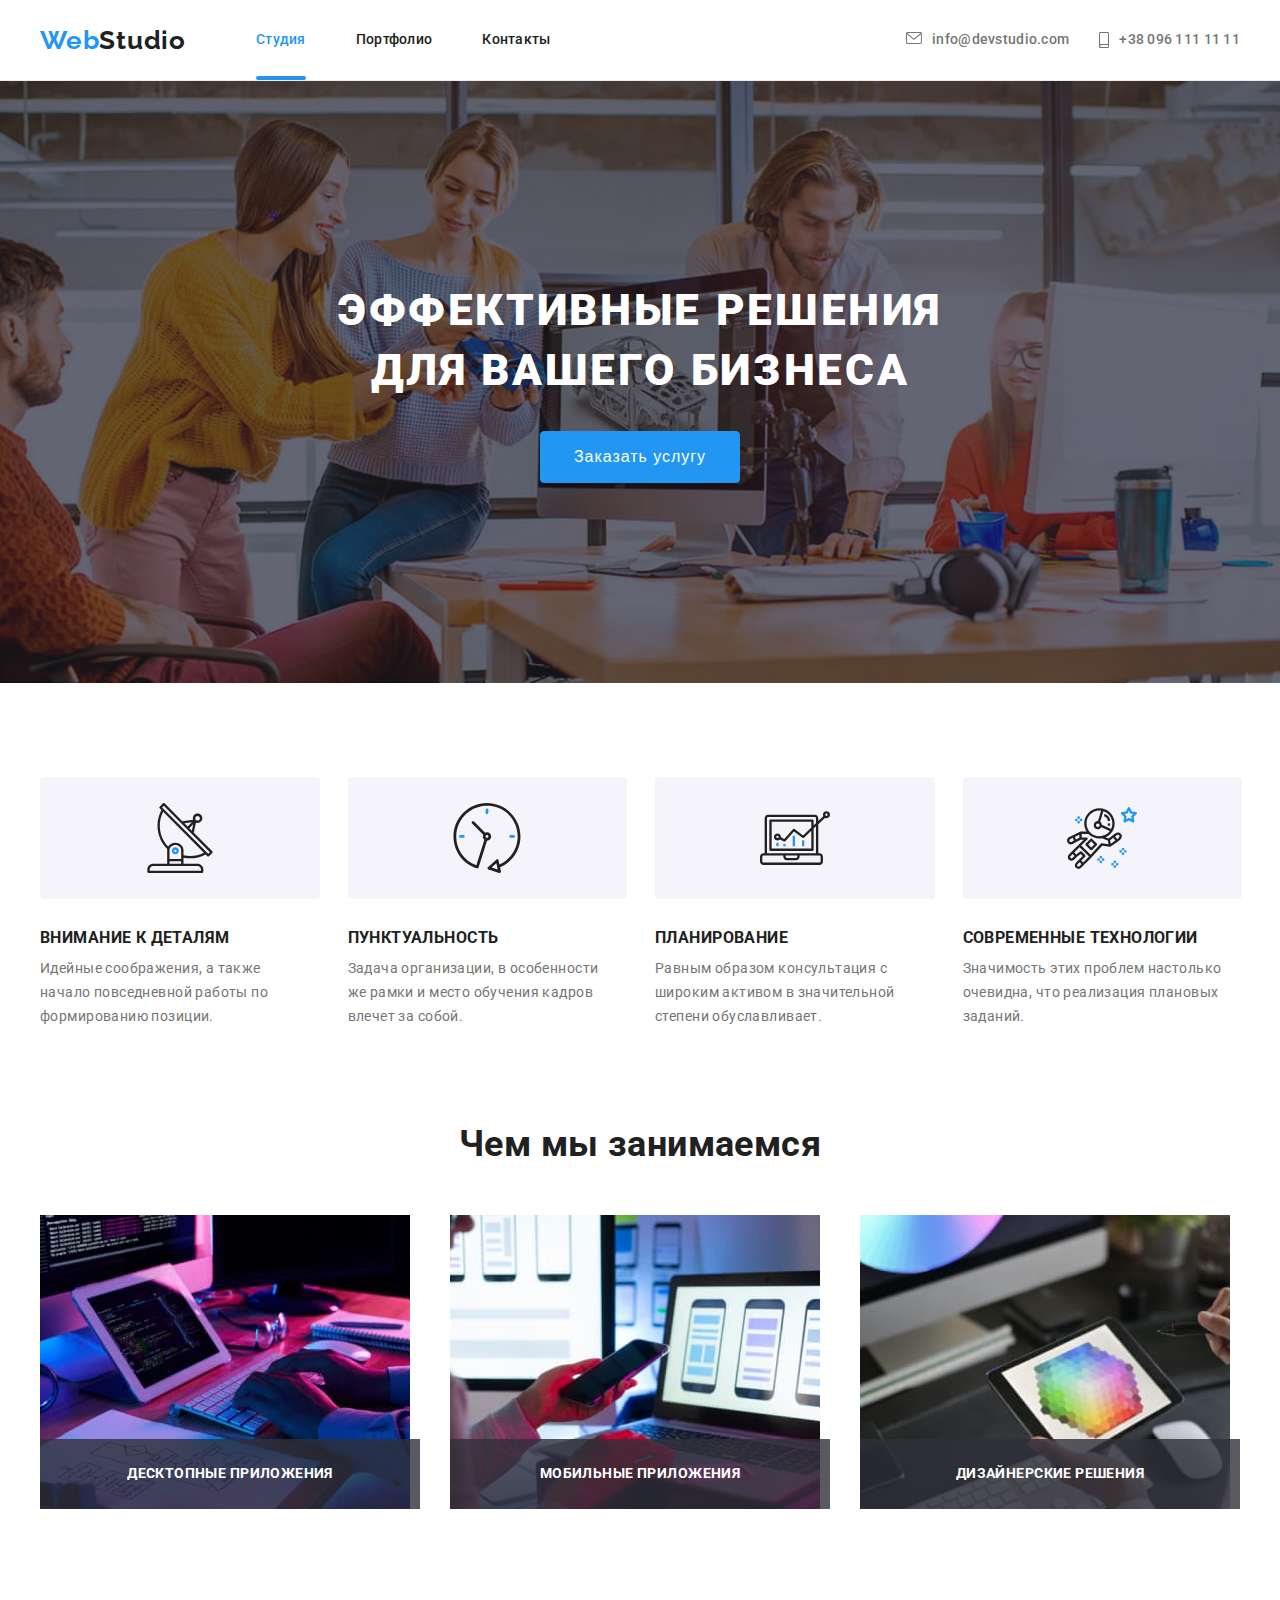
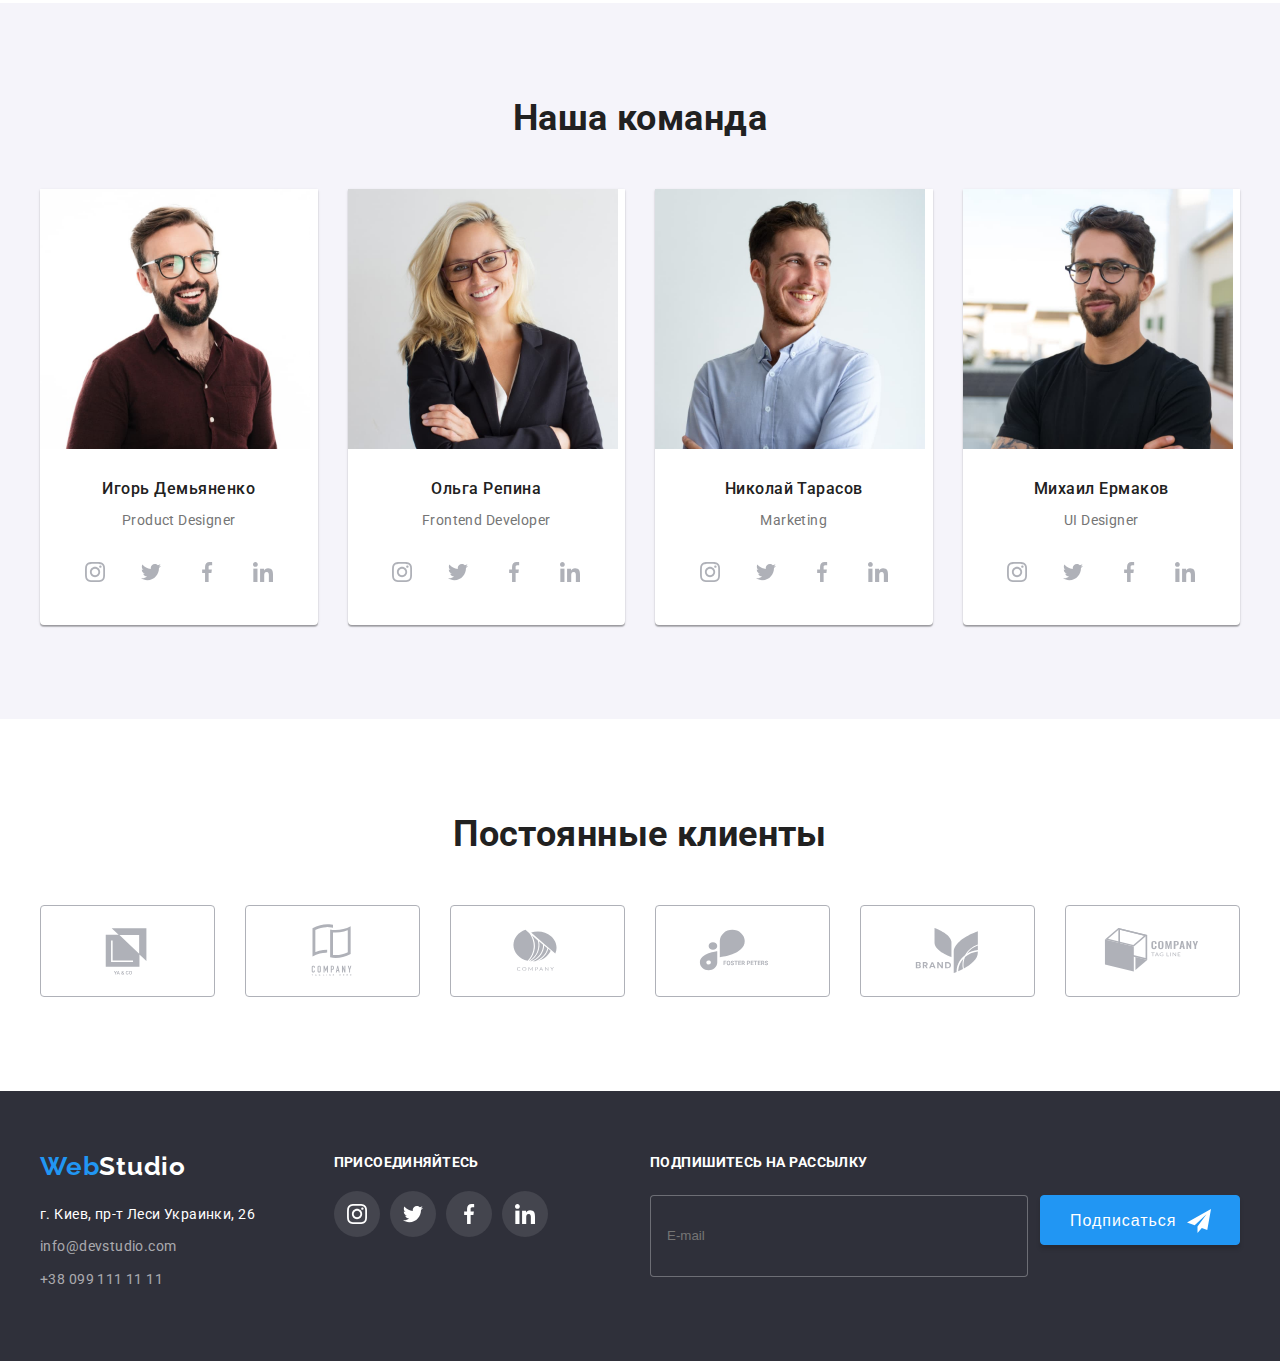
<file: index.html>
<!DOCTYPE html>
<html lang="ru">
  <head>
    <meta http-equiv="X-UA-Compatible" content="IE=Edge" />
    <meta charset="UTF-8" />
    <link rel="preconnect" href="https://fonts.gstatic.com" />
    <link href="https://fonts.googleapis.com/css2?family=Raleway:wght@700&display=swap" rel="stylesheet" />
    <link rel="preconnect" href="https://fonts.gstatic.com" />
    <link href="https://fonts.googleapis.com/css2?family=Roboto:wght@400;500;700;900&display=swap" rel="stylesheet" />
    <link
      rel="stylesheet"
      href="https://cdnjs.cloudflare.com/ajax/libs/modern-normalize/1.0.0/modern-normalize.min.css"
      integrity="sha512-ISS7cAi1PEhQ8jnbJpJZMd29NlhNj4AWYyLOSp2CE/CsHxTCu+r+t0D2yoJudVrd0/8fTVPUVDzY5Tvli75u/g=="
      crossorigin="anonymous"
    />
    <link rel="stylesheet" href="./css/main.min.css" />
    <title>Студия</title>
  </head>

  <body>
    <!-- HEADER -->
    <header class="header">
      <div class="container header__container">
        <nav class="navigation header__navigation">
          <a href="index.html" class="logo header__logo link"> <span class="header__logo-accent">Web</span>Studio</a>
          <ul class="menu list">
            <li class="menu__item">
              <a href="index.html" class="menu__link link menu__link-current">Студия</a>
            </li>
            <li class="menu__item">
              <a href="portfolio.html" class="menu__link link">Портфолио</a>
            </li>
            <li class="menu__item">
              <a href="" class="menu__link link">Контакты</a>
            </li>
          </ul>
        </nav>
        <address class="address header__address">
          <ul class="address__list list">
            <li class="address__item">
              <a href="mailto:info@devstudio.com" class="address__link link">
                <svg class="address__icon" width="16" height="12">
                  <use href="./images/sprite.svg#icon-envelope"></use>
                </svg>
                info@devstudio.com
              </a>
            </li>
            <li class="address__item">
              <a href="tel:+380961111111" class="address__link link">
                <svg class="address__icon" width="10" height="16">
                  <use href="./images/sprite.svg#icon-smartphone"></use>
                </svg>
                +38 096 111 11 11
              </a>
            </li>
          </ul>
        </address>
      </div>
    </header>

    <main>
      <!-- Секция - HERO -->
      <section class="hero section">
        <div class="container">
          <h1 class="hero__title">Эффективные решения <br />для вашего бизнеса</h1>
          <button type="button" class="button main-button" data-modal-open>Заказать услугу</button>
        </div>
      </section>

      <!-- Секция - FEATURES -->
      <section class="section features">
        <div class="container">
          <h2 class="section__title visually-hidden">Особенности</h2>
          <ul class="features__list list">
            <li class="features__item">
              <div class="features__wrapper">
                <svg class="features__icon" width="70" height="70">
                  <use href="./images/sprite.svg#icon-antenna"></use>
                </svg>
              </div>
              <h3 class="features__title">Внимание к деталям</h3>
              <p class="features__text">
                Идейные соображения, а также начало повседневной работы по формированию позиции.
              </p>
            </li>
            <li class="features__item">
              <div class="features__wrapper">
                <svg class="features__icon" width="70" height="70">
                  <use href="./images/sprite.svg#icon-clock"></use>
                </svg>
              </div>
              <h3 class="features__title">Пунктуальность</h3>
              <p class="features__text">
                Задача организации, в особенности же рамки и место обучения кадров влечет за собой.
              </p>
            </li>
            <li class="features__item">
              <div class="features__wrapper">
                <svg class="features__icon" width="70" height="70">
                  <use href="./images/sprite.svg#icon-diagram"></use>
                </svg>
              </div>
              <h3 class="features__title">Планирование</h3>
              <p class="features__text">
                Равным образом консультация с широким активом в значительной степени обуславливает.
              </p>
            </li>
            <li class="features__item">
              <div class="features__wrapper">
                <svg class="features__icon" width="70" height="70">
                  <use href="./images/sprite.svg#icon-astronaut"></use>
                </svg>
              </div>
              <h3 class="features__title">Современные технологии</h3>
              <p class="features__text">Значимость этих проблем настолько очевидна, что реализация плановых заданий.</p>
            </li>
          </ul>
        </div>
      </section>

      <!-- Секция - ABOUT -->
      <section class="section about">
        <div class="container">
          <h2 class="section__title">Чем мы занимаемся</h2>
          <ul class="about__list list">
            <li class="about__item">
              <div class="about__wrapper">
                <img src="images/img1.jpg" alt="кто-то держит телефон" width="370" height="294" />
                <p class="about__text">Десктопные приложения</p>
              </div>
            </li>
            <li class="about__item">
              <div class="about__wrapper">
                <img src="images/img2.jpg" alt="кто-то печатает на клавиатуре" width="370" height="294" />
                <p class="about__text">Мобильные приложения</p>
              </div>
            </li>
            <li class="about__item">
              <div class="about__wrapper">
                <img src="images/img3.jpg" alt="кто-то держит плашет" width="370" height="294" />
                <p class="about__text">Дизайнерские решения</p>
              </div>
            </li>
          </ul>
        </div>
      </section>

      <!-- Секция - TEAM -->
      <section class="section team">
        <div class="container">
          <h2 class="section__title">Наша команда</h2>
          <ul class="team__list list">
            <li class="team__item">
              <img src="images/team_card1.jpg" alt="Фото - Игорь Демьяненко" width="270" height="260" />
              <h3 class="team__title">Игорь Демьяненко</h3>
              <p>Product Designer</p>
              <ul class="social-list">
                <li class="social-list__item list">
                  <a href="" class="social-list__link link">
                    <svg class="social-list__icon" width="20" height="20">
                      <use href="./images/sprite.svg#icon-instagram"></use>
                    </svg>
                  </a>
                </li>
                <li class="social-list__item list">
                  <a href="" class="social-list__link link">
                    <svg class="social-list__icon" width="20" height="20">
                      <use href="./images/sprite.svg#icon-twitter"></use>
                    </svg>
                  </a>
                </li>
                <li class="social-list__item list">
                  <a href="" class="social-list__link link">
                    <svg class="social-list__icon" width="20" height="20">
                      <use href="./images/sprite.svg#icon-facebook"></use>
                    </svg>
                  </a>
                </li>
                <li class="social-list__item list">
                  <a href="" class="social-list__link link">
                    <svg class="social-list__icon" width="20" height="20">
                      <use href="./images/sprite.svg#icon-linkedin"></use>
                    </svg>
                  </a>
                </li>
              </ul>
            </li>
            <li class="team__item">
              <img src="images/team_card2.jpg" alt="Фото - Ольга Репина" width="270" height="260" />
              <h3 class="team__title">Ольга Репина</h3>
              <p>Frontend Developer</p>
              <ul class="social-list">
                <li class="social-list__item list">
                  <a href="" class="social-list__link link">
                    <svg class="social-list__icon" width="20" height="20">
                      <use href="./images/sprite.svg#icon-instagram"></use>
                    </svg>
                  </a>
                </li>
                <li class="social-list__item list">
                  <a href="" class="social-list__link link">
                    <svg class="social-list__icon" width="20" height="20">
                      <use href="./images/sprite.svg#icon-twitter"></use>
                    </svg>
                  </a>
                </li>
                <li class="social-list__item list">
                  <a href="" class="social-list__link link">
                    <svg class="social-list__icon" width="20" height="20">
                      <use href="./images/sprite.svg#icon-facebook"></use>
                    </svg>
                  </a>
                </li>
                <li class="social-list__item list">
                  <a href="" class="social-list__link link">
                    <svg class="social-list__icon" width="20" height="20">
                      <use href="./images/sprite.svg#icon-linkedin"></use>
                    </svg>
                  </a>
                </li>
              </ul>
            </li>
            <li class="team__item">
              <img src="images/team_card3.jpg" alt="Фото - Николай Тарасов" width="270" height="260" />
              <h3 class="team__title">Николай Тарасов</h3>
              <p>Marketing</p>
              <ul class="social-list">
                <li class="social-list__item list">
                  <a href="" class="social-list__link link">
                    <svg class="social-list__icon" width="20" height="20">
                      <use href="./images/sprite.svg#icon-instagram"></use>
                    </svg>
                  </a>
                </li>
                <li class="social-list__item list">
                  <a href="" class="social-list__link link">
                    <svg class="social-list__icon" width="20" height="20">
                      <use href="./images/sprite.svg#icon-twitter"></use>
                    </svg>
                  </a>
                </li>
                <li class="social-list__item list">
                  <a href="" class="social-list__link link">
                    <svg class="social-list__icon" width="20" height="20">
                      <use href="./images/sprite.svg#icon-facebook"></use>
                    </svg>
                  </a>
                </li>
                <li class="social-list__item list">
                  <a href="" class="social-list__link link">
                    <svg class="social-list__icon" width="20" height="20">
                      <use href="./images/sprite.svg#icon-linkedin"></use>
                    </svg>
                  </a>
                </li>
              </ul>
            </li>
            <li class="team__item">
              <img src="images/team_card4.jpg" alt="Фото - Михаил Ермаков" width="270" height="260" />
              <h3 class="team__title">Михаил Ермаков</h3>
              <p>UI Designer</p>
              <ul class="social-list">
                <li class="social-list__item list">
                  <a href="" class="social-list__link link">
                    <svg class="social-list__icon" width="20" height="20">
                      <use href="./images/sprite.svg#icon-instagram"></use>
                    </svg>
                  </a>
                </li>
                <li class="social-list__item list">
                  <a href="" class="social-list__link link">
                    <svg class="social-list__icon" width="20" height="20">
                      <use href="./images/sprite.svg#icon-twitter"></use>
                    </svg>
                  </a>
                </li>
                <li class="social-list__item list">
                  <a href="" class="social-list__link link">
                    <svg class="social-list__icon" width="20" height="20">
                      <use href="./images/sprite.svg#icon-facebook"></use>
                    </svg>
                  </a>
                </li>
                <li class="social-list__item list">
                  <a href="" class="social-list__link link">
                    <svg class="social-list__icon" width="20" height="20">
                      <use href="./images/sprite.svg#icon-linkedin"></use>
                    </svg>
                  </a>
                </li>
              </ul>
            </li>
          </ul>
        </div>
      </section>

      <!-- CLIENTS -->
      <section class="section clients">
        <div class="container">
          <h2 class="section__title">Постоянные клиенты</h2>
          <ul class="clients__list list">
            <li class="clients__item list">
              <a href="" class="clients__link">
                <svg class="clients__icon" width="106" height="60">
                  <use href="./images/sprite.svg#icon-logo-client1"></use>
                </svg>
              </a>
            </li>
            <li class="clients__item list">
              <a href="" class="clients__link">
                <svg class="clients__icon" width="106" height="60">
                  <use href="./images/sprite.svg#icon-logo-client2"></use>
                </svg>
              </a>
            </li>
            <li class="clients__item list">
              <a href="" class="clients__link">
                <svg class="clients__icon" width="106" height="60">
                  <use href="./images/sprite.svg#icon-logo-client3"></use>
                </svg>
              </a>
            </li>
            <li class="clients__item list">
              <a href="" class="clients__link">
                <svg class="clients__icon" width="106" height="60">
                  <use href="./images/sprite.svg#icon-logo-client4"></use>
                </svg>
              </a>
            </li>
            <li class="clients__item list">
              <a href="" class="clients__link">
                <svg class="clients__icon" width="106" height="60">
                  <use href="./images/sprite.svg#icon-logo-client5"></use>
                </svg>
              </a>
            </li>
            <li class="clients__item list">
              <a href="" class="clients__link">
                <svg class="clients__icon" width="106" height="60">
                  <use href="./images/sprite.svg#icon-logo-client6"></use>
                </svg>
              </a>
            </li>
          </ul>
        </div>
      </section>
    </main>
    <!-- FOOTER -->
    <footer class="footer">
      <div class="footer-container container">
        <div class="footer__wrapper-info">
          <a href="index.html" class="footer__logo link logo">
            <span class="footer__logo-accent">Web</span><span class="footer-logo">Studio</span></a
          >
          <address>
            <p class="footer__address">г. Киев, пр-т Леси Украинки, 26</p>
            <a href="mailto:info@devstudio.com" class="footer__address-link link">info@devstudio.com</a> <br />
            <a href="tel:+380991111111" class="footer__address-link link">+38 099 111 11 11</a>
          </address>
        </div>
        <div class="footer__wrapper-join">
          <p class="footer__text">Присоединяйтесь</p>
          <ul class="social-list footer__social-list">
            <li class="social-list__item footer__item list">
              <a href="" class="social-list__link footer__link link">
                <svg class="social-list__icon footer__icon" width="20" height="20">
                  <use href="./images/sprite.svg#icon-instagram"></use>
                </svg>
              </a>
            </li>
            <li class="social-list__item footer__item list">
              <a href="" class="social-list__link footer__link link">
                <svg class="social-list__icon footer__icon" width="20" height="20">
                  <use href="./images/sprite.svg#icon-twitter"></use>
                </svg>
              </a>
            </li>
            <li class="social-list__item footer__item list">
              <a href="" class="social-list__link footer__link link">
                <svg class="social-list__icon footer__icon" width="20" height="20">
                  <use href="./images/sprite.svg#icon-facebook"></use>
                </svg>
              </a>
            </li>
            <li class="social-list__item footer__item list">
              <a href="" class="social-list__link footer__link link">
                <svg class="social-list__icon footer__icon" width="20" height="20">
                  <use href="./images/sprite.svg#icon-linkedin"></use>
                </svg>
              </a>
            </li>
          </ul>
        </div>
        <div class="footer__sign-form">
          <p class="footer__head">Подпишитесь на рассылку</p>
          <form action="#" class="footer-form">
            <div class="footer-form__wrapper">
              <input type="email" class="footer-form__input" name="user-email" placeholder="E-mail" />
              <button type="submit" class="footer-form__button button">
                Подписаться
                <svg class="footer-form__icon" width="24" height="24">
                  <use href="./images/sprite.svg#icon-icon-send"></use>
                </svg>
              </button>
            </div>
          </form>
        </div>
      </div>
    </footer>

    <!-- is-hidden -->
    <div class="backdrop is-hidden" data-modal>
      <div class="modal">
        <button class="modal-button-cross" type="button" data-modal-close>
          <svg class="icon-cross" width="11" height="11">
            <use href="./images/sprite.svg#icon-close-black-cross"></use>
          </svg>
        </button>
        <form action="#" class="form modal-form">
          <b class="form__head">Оставьте свои данные, мы вам перезвоним</b>
          <label class="form__field"
            >Имя
            <span class="form__wrapper">
              <input type="text" class="form__input" name="user-name" />
              <svg class="form__icon icon-user" width="12" height="12">
                <use href="./images/sprite.svg#icon-person-black"></use>
              </svg>
            </span>
          </label>
          <label class="form__field"
            >Телефон
            <span class="form__wrapper">
              <input type="tel" class="form__input" name="user-phone" />
              <svg class="form__icon icon-phone" width="13" height="13">
                <use href="./images/sprite.svg#icon-phone-black"></use>
              </svg>
            </span>
          </label>
          <label class="form__field"
            >Почта
            <span class="form__wrapper">
              <input type="email" class="form__input" name="user-email" />
              <svg class="form__icon icon-email" width="15" height="12">
                <use href="./images/sprite.svg#icon-email-black"></use>
              </svg>
            </span>
          </label>
          <label class="form__field form__field-message">
            Комментарий
            <textarea name="user-message" class="form__message" placeholder="Введите текст"></textarea>
          </label>
          <!-- КАСТОМНЫЙ CHECKBOX -->
          <div class="form-checkbox">
            <input type="checkbox" name="user-policy" id="user-policy" class="form-checkbox__input visually-hidden" />
            <label for="user-policy" class="form-checkbox__agree">
              <span class="form-checkbox__wrapper">
                <svg class="form-checkbox__icon-check" width="17" height="16">
                  <use href="./images/sprite.svg#icon-check-bg"></use>
                </svg>
              </span>
              Соглашаюсь с рассылкой и принимаю
              <a href="" class="form-checkbox__link">Условия договора</a>
            </label>
          </div>

          <button type="submit" class="modal-form-button">Отправить</button>
        </form>
      </div>
    </div>

    <script src="./js/modal.js"></script>
  </body>
</html>
</file>
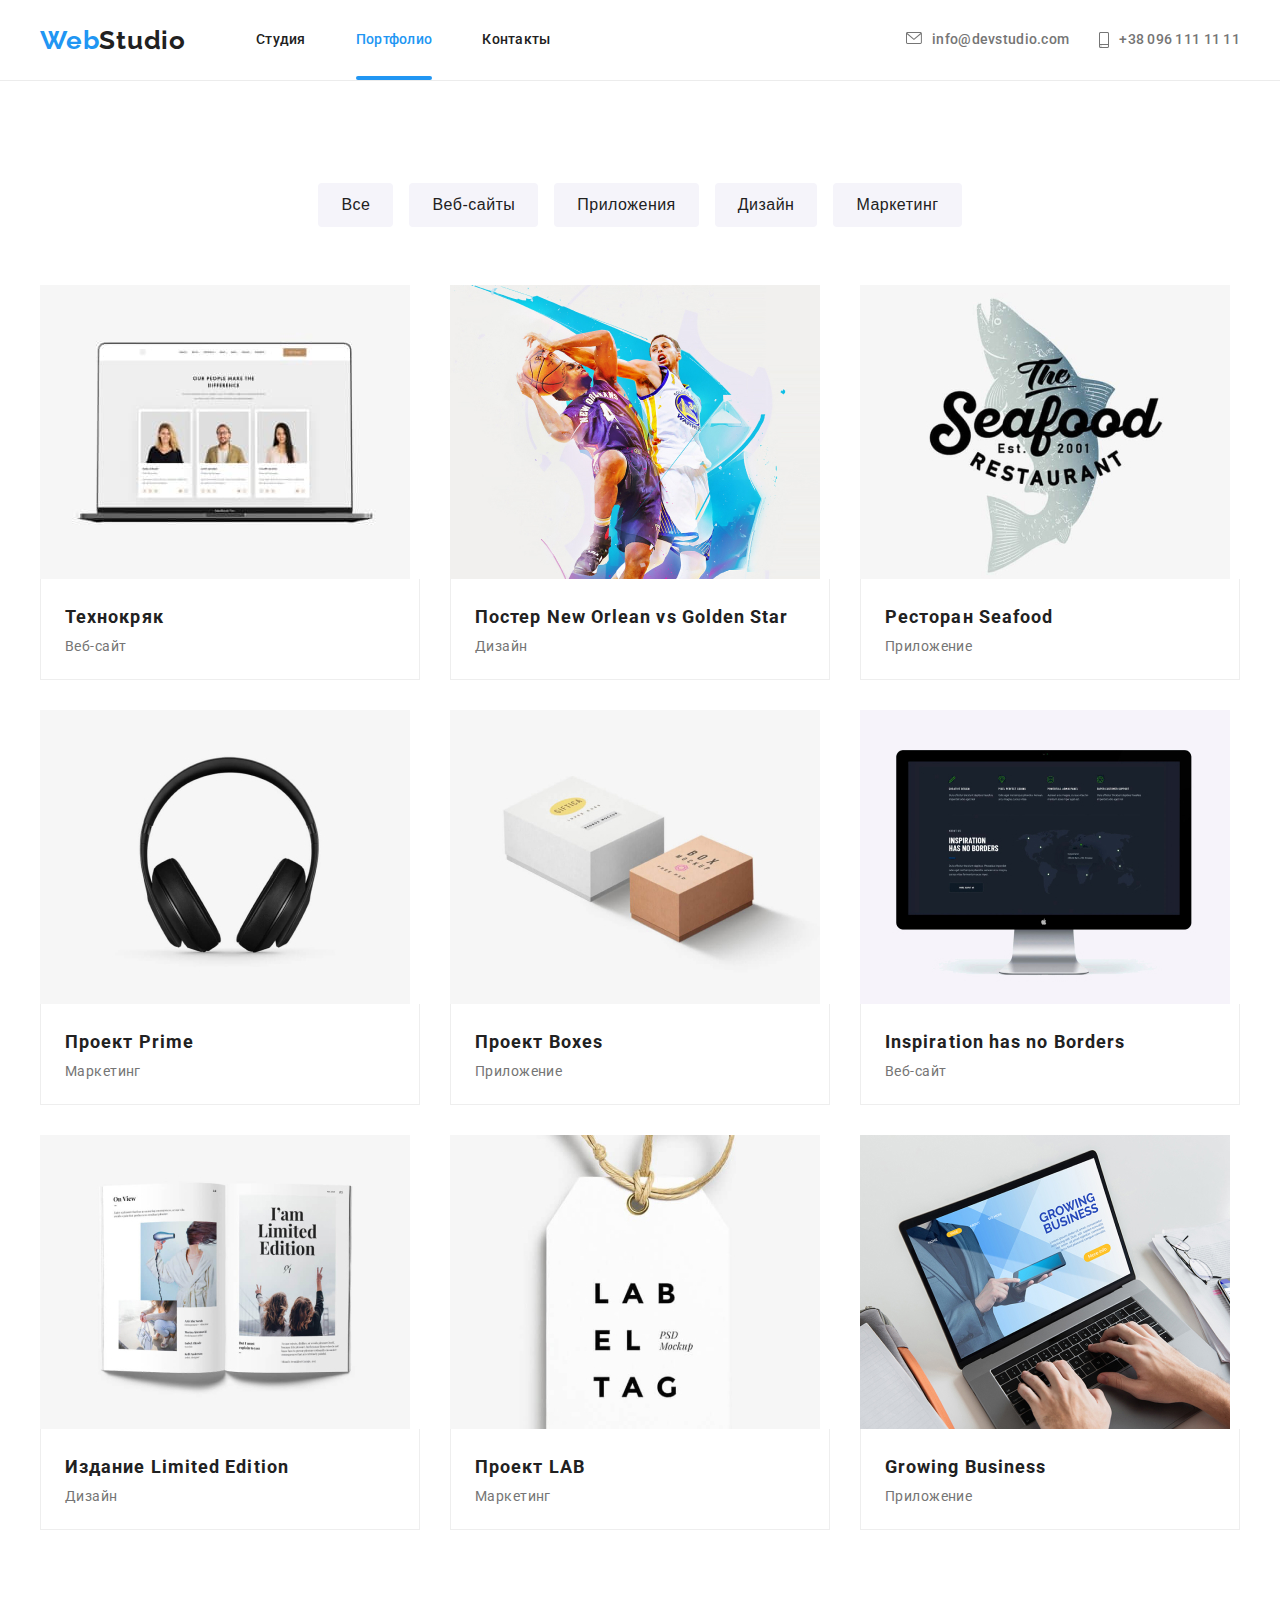
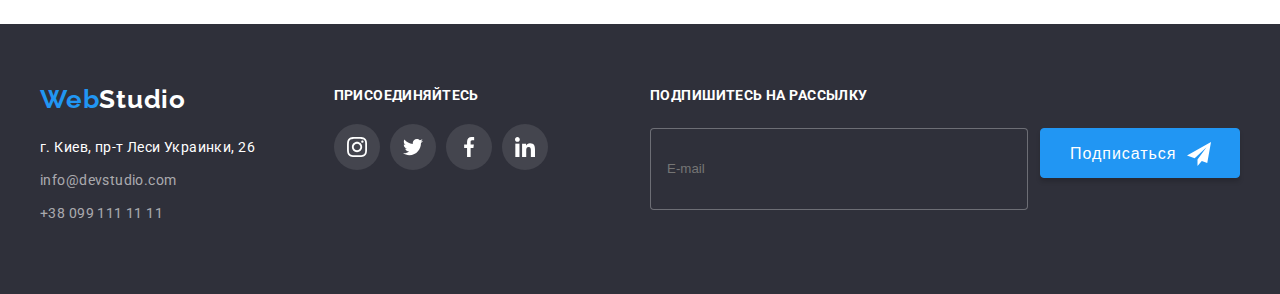
<file: portfolio.html>
<!DOCTYPE html>
<html lang="ru">
  <head>
    <meta http-equiv="X-UA-Compatible" content="IE=Edge" />
    <meta charset="UTF-8" />
    <link rel="preconnect" href="https://fonts.gstatic.com" />
    <link href="https://fonts.googleapis.com/css2?family=Raleway:wght@700&display=swap" rel="stylesheet" />
    <link rel="preconnect" href="https://fonts.gstatic.com" />
    <link href="https://fonts.googleapis.com/css2?family=Roboto:wght@400;500;700;900&display=swap" rel="stylesheet" />
    <link
      rel="stylesheet"
      href="https://cdnjs.cloudflare.com/ajax/libs/modern-normalize/1.0.0/modern-normalize.min.css"
      integrity="sha512-ISS7cAi1PEhQ8jnbJpJZMd29NlhNj4AWYyLOSp2CE/CsHxTCu+r+t0D2yoJudVrd0/8fTVPUVDzY5Tvli75u/g=="
      crossorigin="anonymous"
    />
    <link rel="stylesheet" href="./css/main.min.css" />
    <title>Портфолио</title>
  </head>

  <body>
    <!-- HEADER -->
    <header class="header">
      <div class="container header__container">
        <nav class="navigation header__navigation">
          <a href="index.html" class="logo header__logo link"> <span class="header__logo-accent">Web</span>Studio</a>
          <ul class="menu list">
            <li class="menu__item">
              <a href="index.html" class="menu__link link">Студия</a>
            </li>
            <li class="menu__item">
              <a href="portfolio.html" class="menu__link link menu__link-current">Портфолио</a>
            </li>
            <li class="menu__item">
              <a href="" class="menu__link link">Контакты</a>
            </li>
          </ul>
        </nav>
        <address class="address header__address">
          <ul class="address__list list">
            <li class="address__item">
              <a href="mailto:info@devstudio.com" class="address__link link">
                <svg class="address__icon" width="16" height="12">
                  <use href="./images/sprite.svg#icon-envelope"></use>
                </svg>
                info@devstudio.com
              </a>
            </li>
            <li class="address__item">
              <a href="tel:+380961111111" class="address__link link">
                <svg class="address__icon" width="10" height="16">
                  <use href="./images/sprite.svg#icon-smartphone"></use>
                </svg>
                +38 096 111 11 11
              </a>
            </li>
          </ul>
        </address>
      </div>
    </header>

    <main>
      <!-- PROJECTS -->
      <section class="projects section">
        <h1 class="projects__main-title visually-hidden">Портфолио</h1>
        <div class="container">
          <h2 class="projects__title section__title visually-hidden">Проекты</h2>
          <ul class="projects__button-list button-list list">
            <li class="button-list__item"><button class="button" type="button">Все</button></li>
            <li class="button-list__item"><button class="button" type="button">Веб-сайты</button></li>
            <li class="button-list__item"><button class="button" type="button">Приложения</button></li>
            <li class="button-list__item"><button class="button" type="button">Дизайн</button></li>
            <li class="button-list__item"><button class="button" type="button">Маркетинг</button></li>
          </ul>
          <ul class="projects__list list">
            <li class="projects__item">
              <a href="" class="projects__link link">
                <div class="projects__image">
                  <img src="images/portfolio-img1.jpg" alt="opened laptop" width="370" height="294" />
                  <div class="projects__overlay">
                    <p class="projects__overlay-text">
                      Технокряк это современная площадка распространения коронавируса. Компании используют эту платформу
                      для цифрового шпионажа и атак на защищённые сервера конкурентов.
                    </p>
                  </div>
                </div>
                <div class="projects__name">
                  <h3 class="projects__list-title">Технокряк</h3>
                  <p class="projects__text">Веб-сайт</p>
                </div>
              </a>
            </li>
            <li class="projects__item">
              <a href="" class="projects__link link">
                <div class="projects__image">
                  <img src="images/portfolio-img2.jpg" alt="two guys playing basketball" width="370" height="294" />
                  <div class="projects__overlay">
                    <p class="projects__overlay-text">
                      Технокряк это современная площадка распространения коронавируса. Компании используют эту платформу
                      для цифрового шпионажа и атак на защищённые сервера конкурентов.
                    </p>
                  </div>
                </div>
                <div class="projects__name">
                  <h3 class="projects__list-title">Постер New Orlean vs Golden Star</h3>
                  <p class="projects__text">Дизайн</p>
                </div>
              </a>
            </li>
            <li class="projects__item">
              <a href="" class="projects__link link">
                <div class="projects__image">
                  <img src="images/portfolio-img3.jpg" alt="the seafood restaurant logo" width="370" height="294" />
                  <div class="projects__overlay">
                    <p class="projects__overlay-text">
                      Технокряк это современная площадка распространения коронавируса. Компании используют эту платформу
                      для цифрового шпионажа и атак на защищённые сервера конкурентов.
                    </p>
                  </div>
                </div>
                <div class="projects__name">
                  <h3 class="projects__list-title">Ресторан Seafood</h3>
                  <p class="projects__text">Приложение</p>
                </div>
              </a>
            </li>
            <li class="projects__item">
              <a href="" class="projects__link link">
                <div class="projects__image">
                  <img src="images/portfolio-img4.jpg" alt="headphones" width="370" height="294" />
                  <div class="projects__overlay">
                    <p class="projects__overlay-text">
                      Технокряк это современная площадка распространения коронавируса. Компании используют эту платформу
                      для цифрового шпионажа и атак на защищённые сервера конкурентов.
                    </p>
                  </div>
                </div>
                <div class="projects__name">
                  <h3 class="projects__list-title">Проект Prime</h3>
                  <p class="projects__text">Маркетинг</p>
                </div>
              </a>
            </li>
            <li class="projects__item">
              <a href="" class="projects__link link">
                <div class="projects__image">
                  <img src="images/portfolio-img5.jpg" alt="two boxes" width="370" height="294" />
                  <div class="projects__overlay">
                    <p class="projects__overlay-text">
                      Технокряк это современная площадка распространения коронавируса. Компании используют эту платформу
                      для цифрового шпионажа и атак на защищённые сервера конкурентов.
                    </p>
                  </div>
                </div>
                <div class="projects__name">
                  <h3 class="projects__list-title">Проект Boxes</h3>
                  <p class="projects__text">Приложение</p>
                </div>
              </a>
            </li>
            <li class="projects__item">
              <a href="" class="projects__link link">
                <div class="projects__image">
                  <img src="images/portfolio-img6.jpg" alt="monitor" width="370" height="294" />
                  <div class="projects__overlay">
                    <p class="projects__overlay-text">
                      Технокряк это современная площадка распространения коронавируса. Компании используют эту платформу
                      для цифрового шпионажа и атак на защищённые сервера конкурентов.
                    </p>
                  </div>
                </div>
                <div class="projects__name">
                  <h3 class="projects__list-title">Inspiration has no Borders</h3>
                  <p class="projects__text">Веб-сайт</p>
                </div>
              </a>
            </li>
            <li class="projects__item">
              <a href="" class="projects__link link">
                <div class="projects__image">
                  <img src="images/portfolio-img7.jpg" alt="book" width="370" height="294" />
                  <div class="projects__overlay">
                    <p class="projects__overlay-text">
                      Технокряк это современная площадка распространения коронавируса. Компании используют эту платформу
                      для цифрового шпионажа и атак на защищённые сервера конкурентов.
                    </p>
                  </div>
                </div>
                <div class="projects__name">
                  <h3 class="projects__list-title">Издание Limited Edition</h3>
                  <p class="projects__text">Дизайн</p>
                </div>
              </a>
            </li>
            <li class="projects__item">
              <a href="" class="projects__link link">
                <div class="projects__image">
                  <img src="images/portfolio-img8.jpg" alt="label tag" width="370" height="294" />
                  <div class="projects__overlay">
                    <p class="projects__overlay-text">
                      Технокряк это современная площадка распространения коронавируса. Компании используют эту платформу
                      для цифрового шпионажа и атак на защищённые сервера конкурентов.
                    </p>
                  </div>
                </div>
                <div class="projects__name">
                  <h3 class="projects__list-title">Проект LAB</h3>
                  <p class="projects__text">Маркетинг</p>
                </div>
              </a>
            </li>
            <li class="projects__item">
              <a href="" class="projects__link link">
                <div class="projects__image">
                  <img src="images/portfolio-img9.jpg" alt="someone printing on a laptop" width="370" height="294" />
                  <div class="projects__overlay">
                    <p class="projects__overlay-text">
                      Технокряк это современная площадка распространения коронавируса. Компании используют эту платформу
                      для цифрового шпионажа и атак на защищённые сервера конкурентов.
                    </p>
                  </div>
                </div>
                <div class="projects__name">
                  <h3 class="projects__list-title">Growing Business</h3>
                  <p class="projects__text">Приложение</p>
                </div>
              </a>
            </li>
          </ul>
        </div>
      </section>
    </main>

    <!-- FOOTER -->
    <footer class="footer">
      <div class="footer-container container">
        <div class="footer__wrapper-info">
          <a href="index.html" class="footer__logo link logo">
            <span class="footer__logo-accent">Web</span><span class="footer-logo">Studio</span></a
          >
          <address>
            <p class="footer__address">г. Киев, пр-т Леси Украинки, 26</p>
            <a href="mailto:info@devstudio.com" class="footer__address-link link">info@devstudio.com</a> <br />
            <a href="tel:+380991111111" class="footer__address-link link">+38 099 111 11 11</a>
          </address>
        </div>
        <div class="footer__wrapper-join">
          <p class="footer__text">Присоединяйтесь</p>
          <ul class="social-list footer__social-list">
            <li class="social-list__item footer__item list">
              <a href="" class="social-list__link footer__link link">
                <svg class="social-list__icon footer__icon" width="20" height="20">
                  <use href="./images/sprite.svg#icon-instagram"></use>
                </svg>
              </a>
            </li>
            <li class="social-list__item footer__item list">
              <a href="" class="social-list__link footer__link link">
                <svg class="social-list__icon footer__icon" width="20" height="20">
                  <use href="./images/sprite.svg#icon-twitter"></use>
                </svg>
              </a>
            </li>
            <li class="social-list__item footer__item list">
              <a href="" class="social-list__link footer__link link">
                <svg class="social-list__icon footer__icon" width="20" height="20">
                  <use href="./images/sprite.svg#icon-facebook"></use>
                </svg>
              </a>
            </li>
            <li class="social-list__item footer__item list">
              <a href="" class="social-list__link footer__link link">
                <svg class="social-list__icon footer__icon" width="20" height="20">
                  <use href="./images/sprite.svg#icon-linkedin"></use>
                </svg>
              </a>
            </li>
          </ul>
        </div>
        <div class="footer__sign-form">
          <p class="footer__head">Подпишитесь на рассылку</p>
          <form action="#" class="footer-form">
            <div class="footer-form__wrapper">
              <input type="email" class="footer-form__input" name="user-email" placeholder="E-mail" />
              <button type="submit" class="footer-form__button button">
                Подписаться
                <svg class="footer-form__icon" width="24" height="24">
                  <use href="./images/sprite.svg#icon-icon-send"></use>
                </svg>
              </button>
            </div>
          </form>
        </div>
      </div>
    </footer>
  </body>
</html>
</file>
<file: css/main.min.css>
.visually-hidden{position:absolute !important;clip:rect(1px 1px 1px 1px);clip:rect(1px, 1px, 1px, 1px);padding:0 !important;border:0 !important;height:1px !important;width:1px !important;overflow:hidden}body{color:#757575;font-family:Roboto, sans-serif;font-size:14px;line-height:1.71;letter-spacing:0.03em;background-color:#fff;margin:0 auto}h1,h2,h3,h4,h5,h6,p{margin:0}ul,ol{margin:0;padding:0}img{display:block;max-width:100%;height:auto}.list{list-style:none}.link{text-decoration:none}.container{width:1200px;padding-left:15px;padding-right:15px;margin-left:auto;margin-right:auto}.logo{font-family:Raleway, sans-serif;font-weight:bold;font-size:26px;line-height:1.19;letter-spacing:0.03em;align-self:center;padding-left:0;padding-right:0}.menu{display:flex;list-style:none}.menu__item{display:block;position:relative}.menu__item:not(:last-child){margin-right:50px}.menu__link{display:block;padding-top:32px;padding-bottom:32px;margin-right:0;transition:color 250ms cubic-bezier(0.4, 0, 0.2, 1);font-weight:500;font-size:14px;line-height:1.14;letter-spacing:0.02em;color:#212121}.menu__link:hover,.menu__link:focus{color:#2196f3}.menu__link-current{color:#2196f3}.menu__link-current::after{content:'';display:block;width:100%;height:4px;border-radius:2px;background-color:#2196f3;position:absolute;bottom:0}.address__list{display:flex}.address__item{display:flex;align-items:center;justify-content:center}.address__item:not(:last-child){margin-right:30px}.address__link{padding-top:32px;padding-bottom:32px;font-weight:500;font-size:14px;line-height:1.14;letter-spacing:0.02em;font-style:normal;color:#757575;display:flex;text-align:center;justify-content:center;transition:color 250ms cubic-bezier(0.4, 0, 0.2, 1)}.address__link:hover,.address__link:focus{color:#2196f3}.address__icon{margin-right:10px;flex-shrink:0;align-items:center;transition:fill 250ms cubic-bezier(0.4, 0, 0.2, 1);fill:#757575}.address__link:hover .address__icon,.address__link:focus .address__icon{fill:#2196f3}.section{padding-top:94px;padding-bottom:94px}.section__title{font-weight:bold;font-size:36px;line-height:1.17;color:#212121;margin-bottom:50px;text-align:center}.social-list{display:inline-flex;margin-top:16px}.social-list__item:not(:last-child){margin-right:10px}.social-list__link{width:44px;height:44px;border:1px solid transparent;border-radius:50%;display:flex;align-items:center;justify-content:center;transition:background-color 250ms cubic-bezier(0.4, 0, 0.2, 1)}.social-list__link:hover,.social-list__link:focus{background-color:#2196f3}.social-list__icon{fill:#afb1b8;transition:fill 250ms cubic-bezier(0.4, 0, 0.2, 1)}.social-list__link:hover .social-list__icon,.social-list__link:focus .social-list__icon{fill:#fff}.backdrop{position:fixed;top:0;left:0;width:100%;height:100%;z-index:7;background-color:rgba(0,0,0,0.2);transition:opacity 250ms cubic-bezier(0.4, 0, 0.2, 1),pointer-events 250ms cubic-bezier(0.4, 0, 0.2, 1),visibility 250ms cubic-bezier(0.4, 0, 0.2, 1),transform 750ms cubic-bezier(0.4, 0, 0.2, 1)}.modal{display:block;position:absolute;left:50%;top:50%;transform:translate(-50%, -50%) scale(1);width:528px;height:580px;background-color:#ffffff;transition:transform 750ms cubic-bezier(0.4, 0, 0.2, 1)}.is-hidden .modal{transform:translate(-50%, -50%) scale(0.1)}.is-hidden{opacity:0;visibility:hidden;pointer-events:none}.form{display:flex;flex-direction:column;padding:40px}.form__head{text-align:center;font-weight:bold;font-size:20px;line-height:1.15;color:#212121;margin-bottom:12px}.form__wrapper{position:relative;display:block}.form__input{width:100%;height:40px;border:1px solid rgba(33,33,33,0.2);border-radius:4px;padding-top:12px;padding-bottom:12px;padding-left:42px}.form__input:focus{outline:none;border-color:#2196f3;transition:border-color 250ms cubic-bezier(0.4, 0, 0.2, 1)}.form__icon{position:absolute;top:50%;left:14px;transform:translateY(-50%)}.form__input:focus+.form__icon{fill:#2196f3;transition:fill 250ms cubic-bezier(0.4, 0, 0.2, 1)}.form__message{width:100%;height:120px;border-color:rgba(33,33,33,0.2);border-radius:4px;resize:none;padding:12px 16px}.form__message::placeholder{color:rgba(117,117,117,0.5)}.form__message:focus{outline:none;border-color:var(--accent-blue-color);transition:fill 250ms cubic-bezier(0.4, 0, 0.2, 1)}.form__field-message{margin-bottom:15px}.form-checkbox__agree{position:relative;font-size:14px;line-height:1.71;vertical-align:middle;padding-left:24px}.form-checkbox__agree ::before{position:absolute;top:0;left:0;display:inline-block;content:'';width:17px;height:16px;border:1.67px solid #212121;border-radius:2px;transition:border-color 250ms cubic-bezier(0.4, 0, 0.2, 1)}.form-checkbox__input:checked+.form-checkbox__agree ::before{border-color:transparent}.form-checkbox__input:focus+.form-checkbox__agree{border-color:#2196f3}.form-checkbox__wrapper{display:inline-block;position:absolute;top:0;left:0;opacity:0;transition:opacity 250ms cubic-bezier(0.4, 0, 0.2, 1)}.form-checkbox__input:checked+.form-checkbox__agree .form-checkbox__wrapper{opacity:1}.form-checkbox__link{color:#2196f3}.modal-form-button{width:200px;height:50px;font-weight:bold;line-height:1.87;letter-spacing:0.03em;cursor:pointer;font-weight:500;font-size:16px;border-radius:4px;padding:6px 22px;text-align:center;margin-left:auto;margin-right:auto;margin-top:30px;border:1px solid transparent;color:#fff;background-color:#2196f3;box-shadow:0px 2px 2px rgba(0,0,0,0.15),0px 1px 2px rgba(0,0,0,0.08),0px 3px 1px rgba(0,0,0,0.1)}.button{background-color:#f5f4fa;font-weight:bold;line-height:1.87;letter-spacing:0.03em;color:#212121;cursor:pointer;font-weight:500;font-size:16px;border-radius:4px;padding:6px 22px;text-align:center;border:1px solid transparent;transition:background-color 250ms cubic-bezier(0.4, 0, 0.2, 1),color 250ms cubic-bezier(0.4, 0, 0.2, 1)}.button:hover,.button:focus{background-color:#2196f3;color:#fff;box-shadow:0px 2px 2px rgba(0,0,0,0.12),0px 1px 2px rgba(0,0,0,0.08),0px 3px 1px rgba(0,0,0,0.1)}.button-list{display:flex;flex-direction:row;justify-content:center;margin-bottom:50px}.button-list__item:not(last-child){margin:8px}.main-button{background-color:#2196f3;color:#fff;box-shadow:0px 4px 4px rgba(0,0,0,0.15);font-size:16px;letter-spacing:0.06em;border-radius:4px;border-color:#2196f3;min-width:200px;padding:10px 32px}.footer-form__wrapper{display:flex}.footer-form__input{width:358px;height:50px;border:1px solid rgba(255,255,255,0.3);border-radius:4px;padding-top:15px;padding-bottom:15px;padding-left:16px;background-color:#2f303a;margin-right:12px;color:#ffffff}.footer-form__button{position:relative;width:200px;height:50px;font-size:16px;letter-spacing:0.06em;border-radius:4px;color:#fff;border-color:#2196f3;background-color:#2196f3;box-shadow:0px 4px 4px rgba(0,0,0,0.15);padding-top:10px;padding-bottom:10px;padding-left:29px;text-align:start}.footer-form__icon{position:absolute;top:13px;right:28px}.modal-button-cross{position:absolute;top:8px;right:8px;width:30px;height:30px;background-color:transparent;border-radius:50%;border:1px solid rgba(0,0,0,0.1);cursor:pointer}.modal-button-cross:hover .icon-cross,.modal-button-cross:focus .icon-cross{fill:#2196f3}.header{border-bottom:1px solid #ececec}.header__container{display:flex;align-items:center}.header__logo{margin-right:70px;color:#212121}.header__logo-accent{color:#2196f3}.header__navigation{display:flex}.header__address{margin-left:auto}.hero{text-align:center;padding-top:200px;padding-bottom:200px;background-image:linear-gradient(rgba(47,48,58,0.4), rgba(47,48,58,0.4)),url("../images/backgroundimage.jpg");background-repeat:no-repeat;background-size:cover;background-position:center;max-width:1600px;margin-left:auto;margin-right:auto;background-color:#2f303a}.hero__title{font-weight:900;font-size:44px;line-height:1.36;text-align:center;letter-spacing:0.06em;text-transform:uppercase;color:#fff;margin-left:auto;margin-right:auto;margin-bottom:30px}.features__list{display:flex;flex-direction:row;flex-wrap:wrap;justify-content:center;margin-left:-30px;margin-top:-30px}.features__item{margin-left:30px;margin-top:30px;flex-basis:calc((100% - 120px) / 4)}.features__wrapper{width:100%;height:120px;border:1px solid #f5f4fa;border-radius:4px;background-color:#f5f4fa;margin-bottom:30px;display:flex;justify-content:center;align-items:center}.features__icon{fill:#212121}.features__title{font-weight:bold;line-height:1.14;text-transform:uppercase;color:#212121;margin-bottom:10px}.features__text{width:270px}.about{padding-top:0}.about__list{display:flex;flex-direction:row;justify-content:center;margin-left:-30px;margin-top:-30px}.about__item{margin-left:30px;margin-top:30px;flex-basis:calc((100% - 90px) / 3)}.about__wrapper{position:relative}.about__text{position:absolute;width:100%;height:70px;bottom:0;z-index:5;font-weight:bold;text-transform:uppercase;font-size:14px;line-height:1.71;letter-spacing:0.03em;color:#fff;background-color:rgba(47,48,58,0.8);display:flex;justify-content:center;align-items:center}.team{background-color:#f5f4fa}.team__list{display:flex;flex-wrap:wrap;justify-content:center;margin-top:-30px;margin-left:-30px}.team__item{margin-top:30px;margin-left:30px;flex-basis:calc((100% - 120px) / 4);text-align:center;padding-bottom:30px;box-shadow:0px 1px 3px rgba(0,0,0,0.12),0px 1px 1px rgba(0,0,0,0.14),0px 2px 1px rgba(0,0,0,0.2);border-radius:0px 0px 4px 4px;background-color:#fff}.team__title{font-weight:500;line-height:1.18;letter-spacing:0.03em;color:#212121;margin-top:30px;margin-bottom:10px}.clients__list{display:flex;flex-wrap:wrap;margin-left:-30px;margin-top:-30px}.clients__item{flex-basis:calc((100% - 180px) / 6);margin-left:30px;margin-top:30px}.clients__link{display:flex;align-items:center;justify-content:center;width:100%;height:92px;border:1px solid #afb1b8;box-sizing:border-box;border-radius:4px}.clients__link:hover,.clients__link:focus{border-color:#2196f3;fill:#2196f3}.clients__icon{fill:#afb1b8;transition:fill 250ms cubic-bezier(0.4, 0, 0.2, 1)}.clients__link:hover .clients__icon,.clients__link:focus .clients__icon{border-color:#2196f3;fill:#2196f3}.projects__list{display:flex;flex-wrap:wrap;justify-content:center;margin-top:-30px;margin-left:-30px}.projects__item{margin-top:30px;margin-left:30px;flex-basis:calc((100% - 90px) / 3)}.projects__image{position:relative;overflow:hidden}.projects__overlay{position:absolute;width:100%;height:100%;top:0;left:0;padding:63px 24px;background-color:rgba(33,150,243,0.9);transform:translateY(100%);transition:transform 250ms cubic-bezier(0.4, 0, 0.2, 1)}.projects__link:hover .projects__overlay,.projects__link:focus .projects__overlay{transform:translateY(0)}.projects__overlay-text{font-size:18px;line-height:1.55;color:#fff}.projects__name{padding:20px 24px;border-left:1px solid #eeeeee;border-right:1px solid #eeeeee;border-bottom:1px solid #eeeeee}.projects__link:hover .projects__name,.projects__link:focus .projects__name{box-shadow:1px 4px 6px rgba(0,0,0,0.16),0px 4px 4px rgba(0,0,0,0.06),0px 1px 1px rgba(0,0,0,0.12)}.projects__list-title{font-weight:700;font-size:18px;line-height:2;letter-spacing:0.06em;color:#212121}.projects__text{color:#757575}.footer{background-color:#2f303a;padding-top:60px;padding-bottom:60px}.footer-container{display:flex}.footer__wrapper-info{flex-basis:calc((50% - 45px) / 2)}.footer__logo{color:#fff}.footer__logo-accent{color:#2196f3}.footer__address{font-style:normal;color:#fff;margin-top:20px;margin-bottom:9px}.footer__address-link{font-style:normal;color:rgba(255,255,255,0.6);display:inline-block;margin-bottom:9px;transition:color 250ms cubic-bezier(0.4, 0, 0.2, 1)}.footer__address-link:hover,.footer__address-link:focus{color:#2196f3}.footer__wrapper-join{flex-basis:calc((50% - 45px) / 2);margin-left:70px}.footer__text{text-transform:uppercase;font-weight:bold;color:#fff}.footer__social-list{display:flex;align-items:center;margin-top:16px}.footer__item:not(:last-child){margin-right:10px}.footer__link{width:44px;height:44px;background-color:rgba(255,255,255,0.1);border-radius:50%;display:flex;align-items:center;justify-content:center;transition:background-color 250ms cubic-bezier(0.4, 0, 0.2, 1)}.footer__link:hover,.footer__link:focus{background-color:#2196f3}.footer__icon{fill:#fff}.footer__sign-form{flex-basis:calc(50% - 15px);margin-left:93px}.footer__head{font-weight:bold;text-transform:uppercase;color:#fff;margin-bottom:20px;margin-right:auto}
/*# sourceMappingURL=main.min.css.map */
</file>
